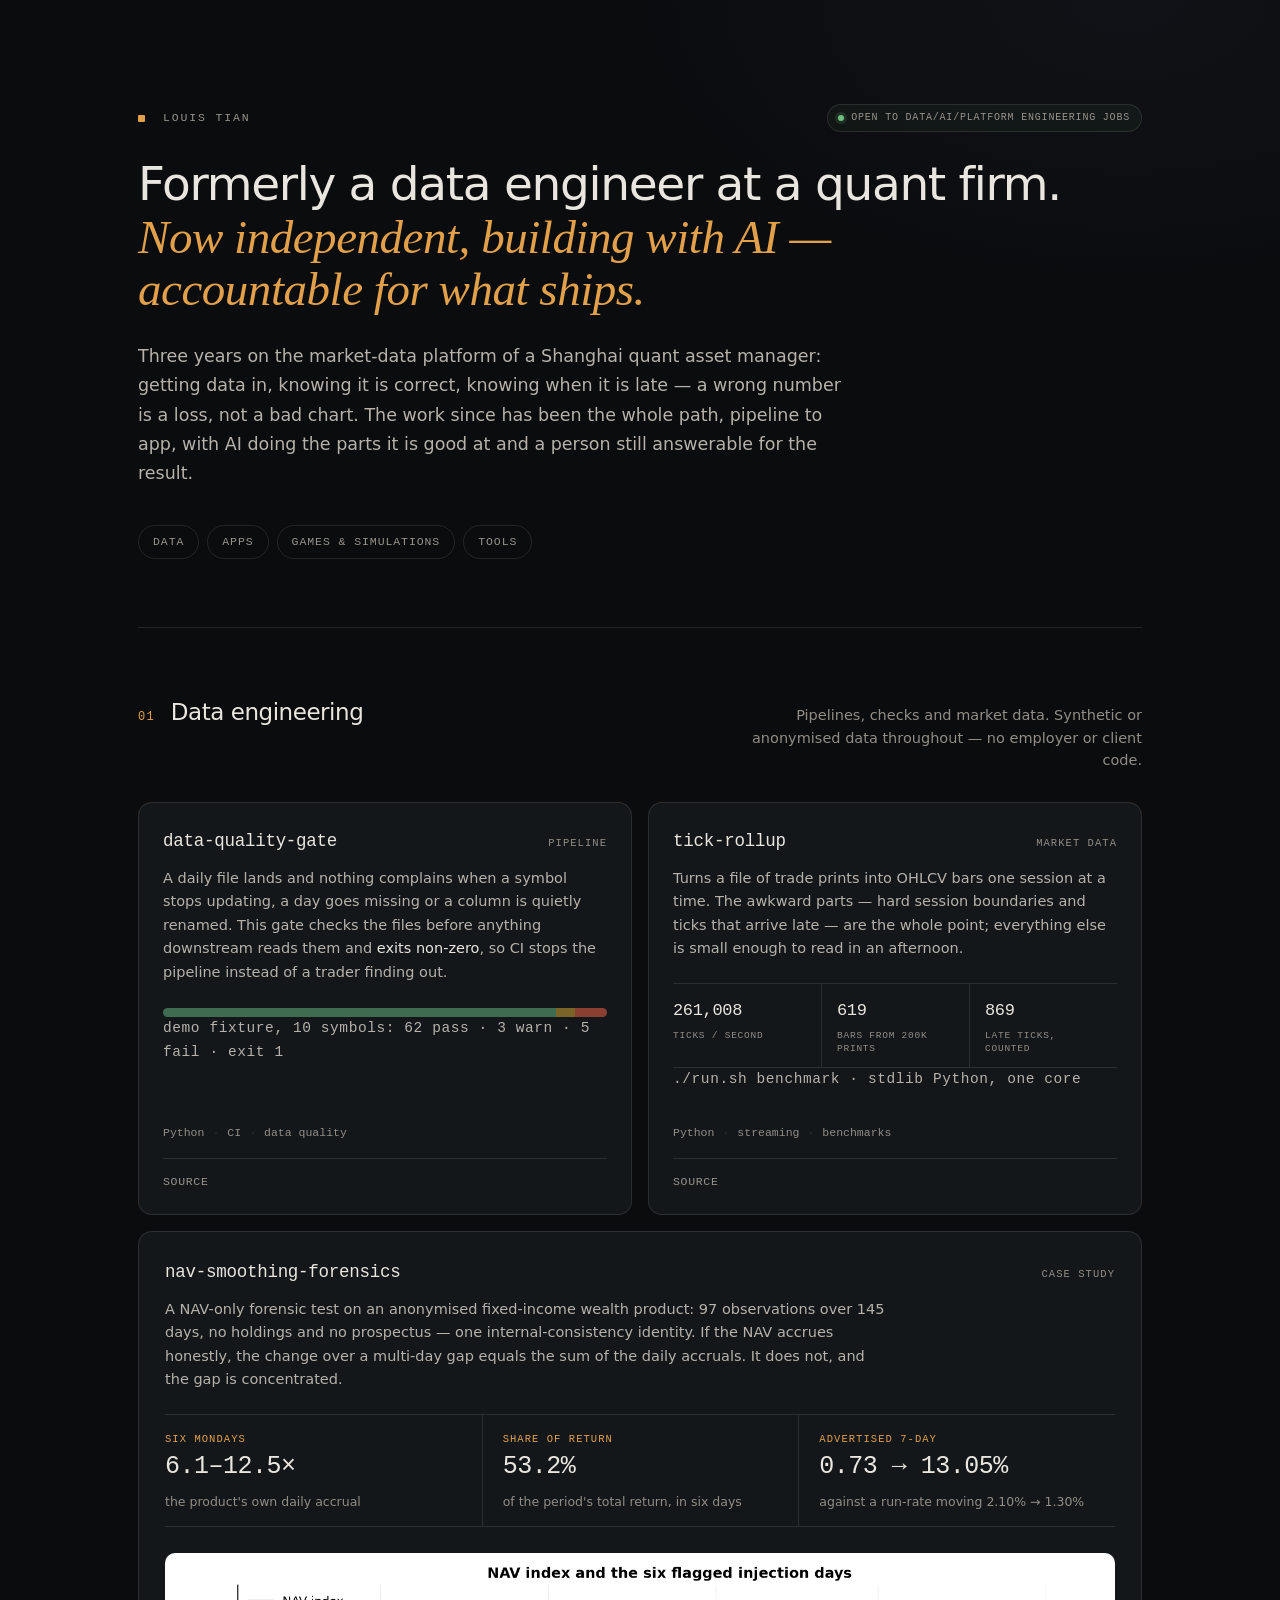
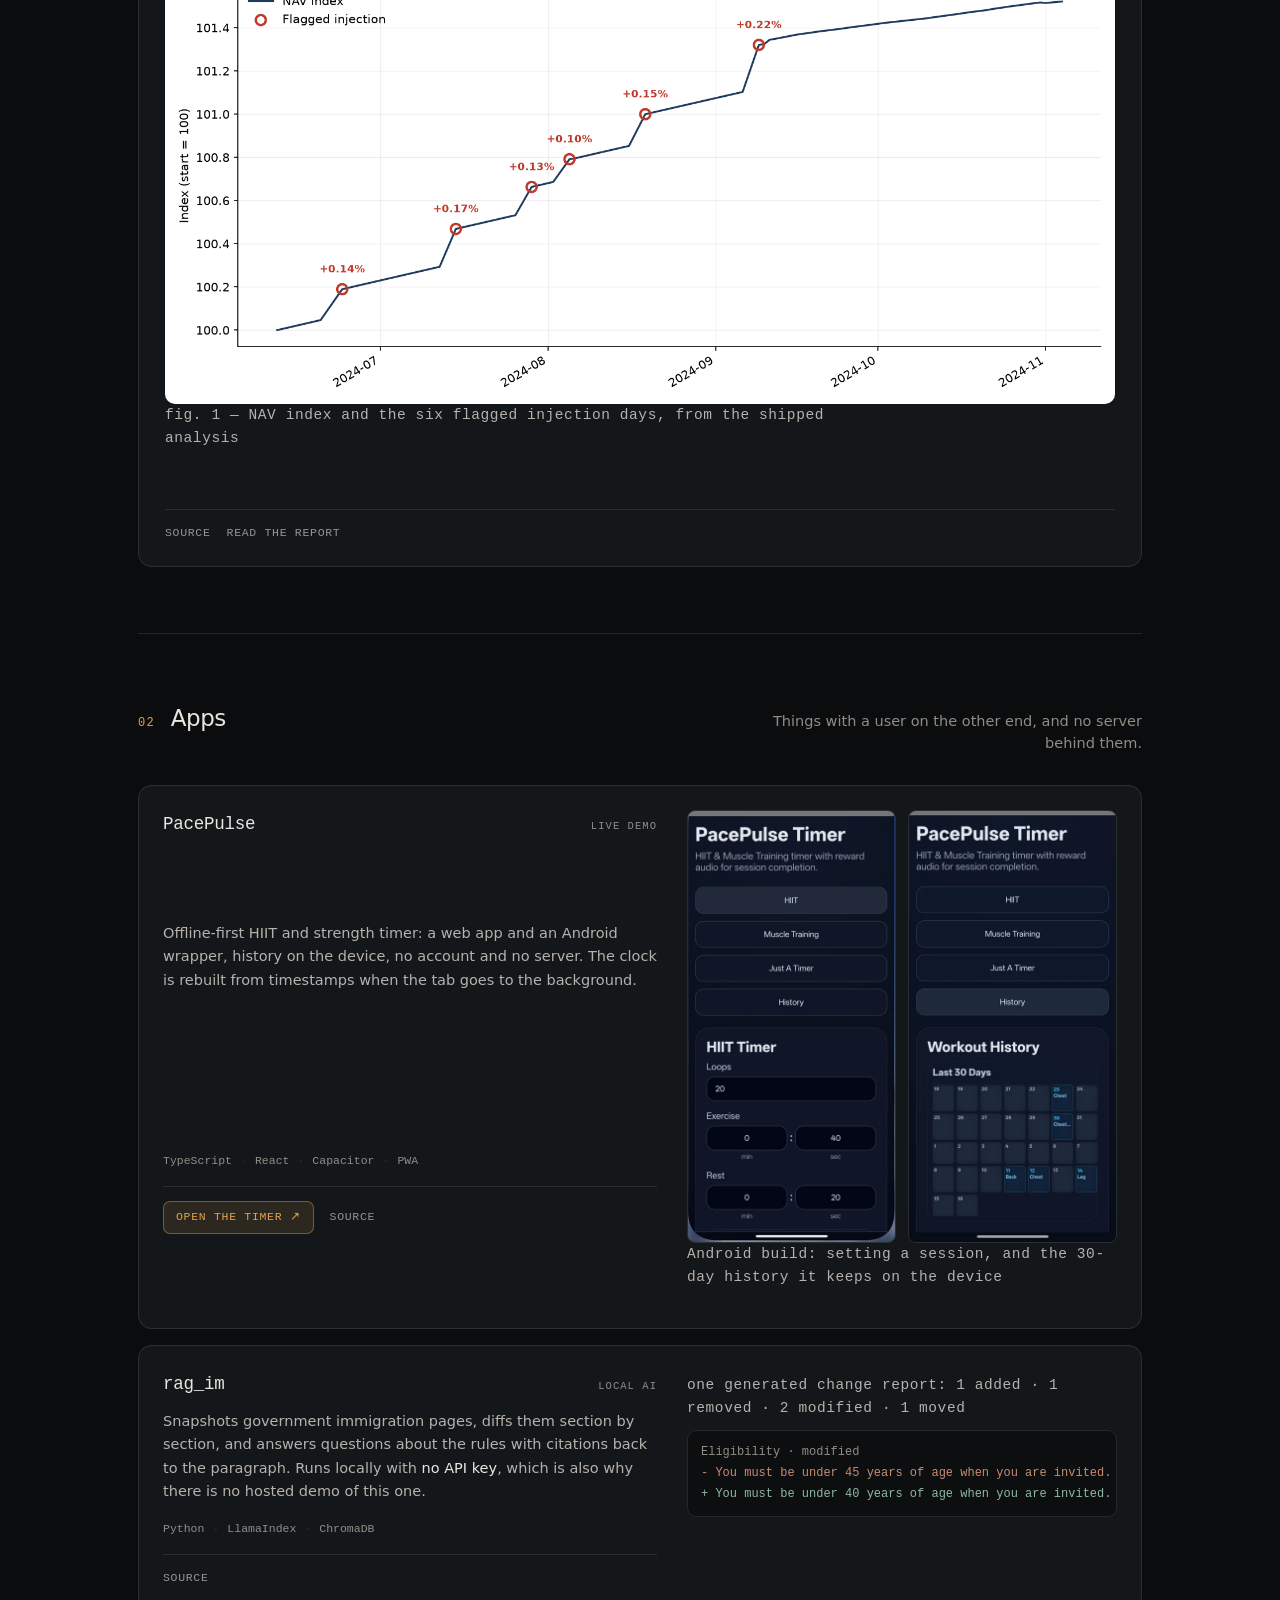
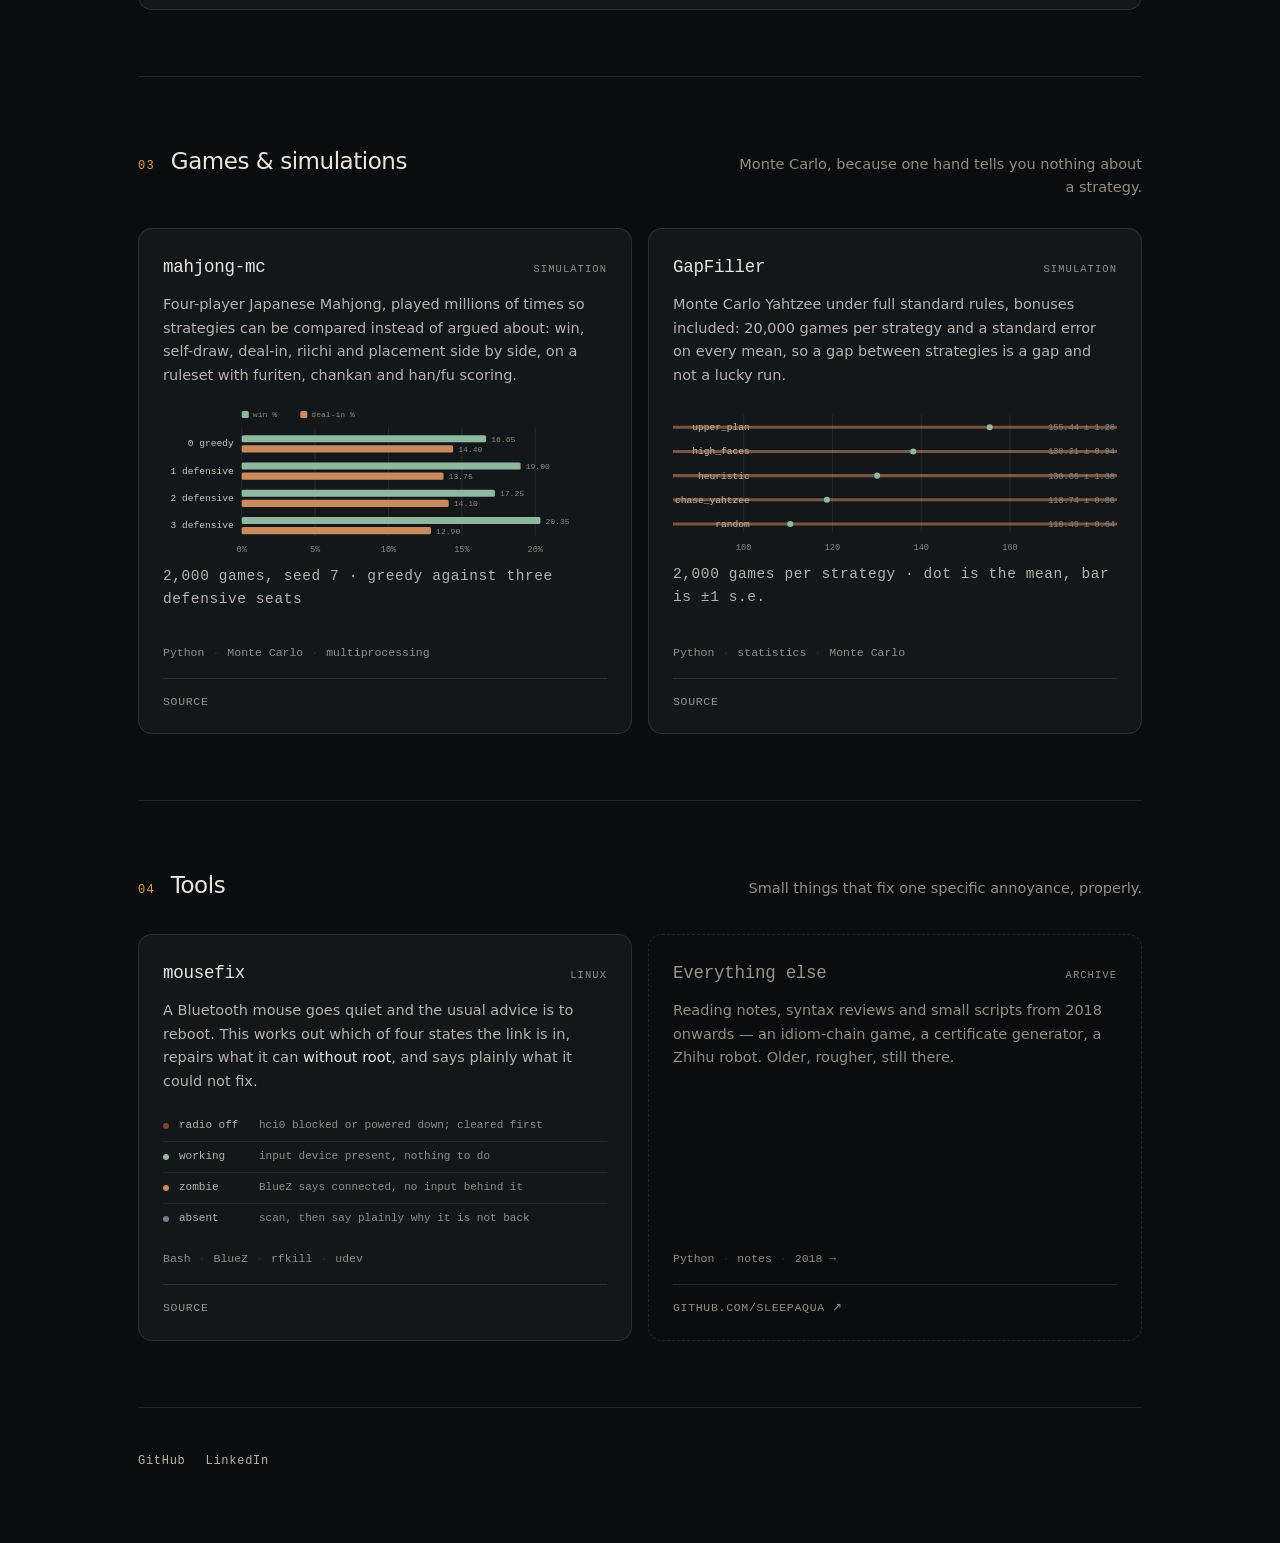
<file: index.html>
<!doctype html>
<html lang="en">
<head>
<meta charset="utf-8">
<meta name="viewport" content="width=device-width, initial-scale=1">
<title>Louis Tian — data engineer, independent developer</title>
<meta name="description" content="Former data engineer at a Shanghai quant asset manager, now an independent developer and consultant: market data, pipeline checks, and AI tooling.">
<meta name="theme-color" content="#0b0c0e">
<meta property="og:title" content="Louis Tian — data engineer, independent developer">
<meta property="og:description" content="Former data engineer at a quant firm, now building data systems and AI tooling independently.">
<meta property="og:type" content="website">
<link rel="icon" href="data:image/svg+xml,%3Csvg xmlns='http://www.w3.org/2000/svg' viewBox='0 0 32 32'%3E%3Crect width='32' height='32' rx='7' fill='%230b0c0e'/%3E%3Cpath d='M9 23V10h3.2v10.2h6.4V23H9z' fill='%23e2a04a'/%3E%3C/svg%3E">
<style>
  :root{
    --bg:#0b0c0e; --panel:#14171a; --panel-hi:#191d21;
    --line:rgba(255,255,255,.1); --line-hi:rgba(226,160,74,.42);
    --ink:#e9e6e0; --body:#b6b2ab; --dim:#97938c; --faint:#918d86;
    --accent:#e2a04a; --accent-soft:rgba(226,160,74,.12);
    --sage:#8fb8a0; --clay:#c98a5e;
    --sans:ui-sans-serif,system-ui,-apple-system,"Segoe UI",Roboto,Helvetica,Arial,sans-serif;
    --mono:ui-monospace,SFMono-Regular,"SF Mono",Menlo,Consolas,"Liberation Mono",monospace;
    --serif:"Iowan Old Style","Palatino Linotype",Palatino,Georgia,serif;
  }
  *{box-sizing:border-box}
  html{scroll-behavior:smooth}
  @media (prefers-reduced-motion:reduce){html{scroll-behavior:auto}*{transition:none!important}}
  body{
    margin:0;background:var(--bg);color:var(--ink);
    font-family:var(--sans);font-size:16px;line-height:1.6;
    -webkit-font-smoothing:antialiased;
    background-image:radial-gradient(900px 420px at 18% -12%,rgba(226,160,74,.07),transparent 70%),
                     radial-gradient(700px 400px at 88% 0%,rgba(120,160,220,.045),transparent 72%);
    background-repeat:no-repeat;
  }
  .wrap{max-width:1060px;margin:0 auto;padding:0 28px}
  a{color:inherit;text-decoration:none}
  a:focus-visible{outline:2px solid var(--accent);outline-offset:3px;border-radius:3px}

  /* ---------- hero ---------- */
  .hero{padding:104px 0 68px;border-bottom:1px solid var(--line)}
  .eyebrow{
    display:flex;align-items:center;flex-wrap:wrap;gap:10px 18px;margin:0 0 26px;
    font-family:var(--mono);font-size:11.5px;letter-spacing:.16em;text-transform:uppercase;color:var(--dim);
  }
  .eyebrow::before{content:"";width:7px;height:7px;background:var(--accent);border-radius:1px;display:block;flex:none}
  .eyebrow .who{flex:none}
  .eyebrow .open{
    margin-left:auto;display:inline-flex;align-items:center;gap:7px;
    font-size:10px;letter-spacing:.08em;color:var(--dim);
    border:1px solid rgba(255,255,255,.1);border-radius:999px;padding:5px 11px 5px 10px;
    background:rgba(111,191,127,.05);
  }
  .eyebrow .open::before{content:"";width:6px;height:6px;border-radius:50%;background:#6fbf7f;box-shadow:0 0 0 3px rgba(111,191,127,.14)}
  @media(max-width:560px){.eyebrow .open{margin-left:0}}
  h1{
    margin:0 0 26px;max-width:36ch;
    font-size:clamp(30px,4.4vw,47px);font-weight:500;line-height:1.12;letter-spacing:-.028em;
  }
  h1 .nb{white-space:nowrap}
  @media(max-width:760px){h1 br.br-d{display:none}}
  h1 em{font-family:var(--serif);font-style:italic;font-weight:400;letter-spacing:-.01em;color:var(--accent)}
  .lede{margin:0;max-width:64ch;font-size:17.5px;line-height:1.68;color:var(--body)}
  .jump{display:flex;flex-wrap:wrap;gap:8px;margin-top:36px}
  .jump a{
    font-family:var(--mono);font-size:11.5px;letter-spacing:.08em;text-transform:uppercase;
    color:var(--dim);border:1px solid var(--line);border-radius:999px;padding:7px 14px;
    transition:color .18s,border-color .18s,background .18s;
  }
  .jump a:hover{color:var(--ink);border-color:var(--line-hi);background:var(--accent-soft)}

  /* ---------- sections ---------- */
  section{padding:66px 0 10px;border-bottom:1px solid var(--line)}
  .sec-head{display:grid;grid-template-columns:1fr auto;gap:24px;align-items:baseline;margin-bottom:30px}
  .sec-title{display:flex;align-items:baseline;gap:16px;min-width:0}
  .num{font-family:var(--mono);font-size:12px;color:var(--accent);letter-spacing:.1em;flex:none}
  h2{margin:0;font-size:23px;font-weight:500;letter-spacing:-.02em}
  .sec-note{margin:0;max-width:44ch;font-size:14.5px;line-height:1.55;color:var(--faint);text-align:right}
  @media(max-width:720px){.sec-head{grid-template-columns:1fr}.sec-note{text-align:left}}

  .grid{display:grid;grid-template-columns:repeat(2,minmax(0,1fr));gap:16px;padding-bottom:56px}
  @media(max-width:760px){.grid{grid-template-columns:1fr}}

  /* ---------- cards ---------- */
  .card{
    position:relative;display:flex;flex-direction:column;min-width:0;
    background:var(--panel);border:1px solid var(--line);border-radius:14px;
    padding:24px 24px 22px;
    transition:background .2s,border-color .2s,transform .2s;
  }
  .card:hover{background:var(--panel-hi);border-color:var(--line-hi);transform:translateY(-2px)}
  .card-top{display:flex;align-items:baseline;justify-content:space-between;gap:12px;margin-bottom:12px}
  .card h3{margin:0;font-size:17.5px;font-weight:500;letter-spacing:-.015em;font-family:var(--mono)}
  .card h3 a::after{content:"";position:absolute;inset:0;border-radius:14px}
  .card .kind{font-family:var(--mono);font-size:10.5px;letter-spacing:.1em;text-transform:uppercase;color:var(--faint);flex:none}
  .card p{margin:0 0 16px;font-size:14.5px;line-height:1.62;color:var(--body)}
  .card p b{color:var(--ink);font-weight:500}
  .stack{margin-top:auto;display:flex;flex-wrap:wrap;gap:6px 0;font-family:var(--mono);font-size:11.5px;color:var(--faint)}
  .stack span::before{content:"·";padding:0 8px;color:var(--line)}
  .stack span:first-child::before{content:"";padding:0}
  .card-links{position:relative;z-index:1;display:flex;align-items:center;gap:16px;margin-top:16px;padding-top:14px;border-top:1px solid var(--line)}
  .card-links a{font-family:var(--mono);font-size:11.5px;letter-spacing:.06em;text-transform:uppercase;color:var(--dim);transition:color .16s,background .16s}
  .card-links a:hover{color:var(--ink)}
  .card-links a.demo{color:var(--accent)}
  .card-links a.demo::after{content:" ↗"}
  .card-links a.btn{
    padding:6px 12px;border:1px solid var(--line-hi);border-radius:7px;background:var(--accent-soft);
  }
  .card-links a.btn:hover{color:#f2bd77;background:rgba(226,160,74,.2)}

  /* ---------- figures ---------- */
  .fig{margin:2px 0 16px;min-width:0}
  .fig img{width:100%;max-width:100%;height:auto;display:block;border:1px solid var(--line);border-radius:10px;background:#fff}
  .fig svg{display:block;width:100%;height:auto}
  .figbody{min-width:0}
  @media(max-width:600px){
    .figbody{overflow-x:auto;scrollbar-width:thin}
    .figbody::-webkit-scrollbar{height:4px}
    .figbody::-webkit-scrollbar-thumb{background:rgba(255,255,255,.3);border-radius:2px}
    .figbody svg,.figbody img{min-width:420px}
    .figbody + .figcap::after{content:" · scroll →";color:var(--dim)}
  }
  .figcap{margin:9px 0 0;font-family:var(--mono);font-size:10.5px;letter-spacing:.04em;color:var(--faint)}
  .figcap.top{margin:0 0 9px}

  /* gate bar */
  .gatebar{display:flex;height:9px;border-radius:5px;overflow:hidden;background:#1c2024;margin:6px 0 0}
  .gatebar i{display:block;height:100%}
  .gatebar .p{background:#3f6b51;flex:62}
  .gatebar .w{background:#7a6428;flex:3}
  .gatebar .f{background:#8b3f31;flex:5}

  /* key/value row */
  .kv{display:grid;grid-template-columns:repeat(3,1fr);border-top:1px solid var(--line);border-bottom:1px solid var(--line);margin:4px 0 0}
  .kv div{padding:13px 12px 12px 0}
  .kv div + div{border-left:1px solid var(--line);padding-left:15px}
  .kv b{display:block;font-family:var(--mono);font-size:17px;font-weight:400;color:var(--ink);letter-spacing:-.02em}
  .kv span{display:block;margin-top:5px;font-family:var(--mono);font-size:9.5px;letter-spacing:.08em;text-transform:uppercase;color:var(--faint);line-height:1.4}

  /* diff */
  .diff{font-family:var(--mono);font-size:12px;line-height:1.75;background:#0c0e10;border:1px solid var(--line);border-radius:9px;padding:11px 13px;overflow-x:auto;min-width:0}
  .diff div{white-space:nowrap}
  .diff .c{color:var(--faint)}
  .diff .m{color:#c98a72}
  .diff .p{color:var(--sage)}

  /* states */
  .states{font-family:var(--mono);font-size:11px;line-height:1.45}
  .states div{display:flex;gap:10px;padding:7px 0;border-top:1px solid rgba(255,255,255,.06)}
  .states div:first-child{border-top:0}
  .states i{width:6px;height:6px;border-radius:50%;margin-top:5px;flex:none}
  .states b{font-weight:400;color:var(--body);min-width:70px;flex:none}
  .states span{color:var(--faint)}

  /* featured case study */
  .card.wide{grid-column:1/-1;padding:26px 26px 24px}
  .card.wide p{max-width:78ch;margin-bottom:22px}
  .stats{display:grid;grid-template-columns:repeat(3,1fr);margin:0 0 24px;border-top:1px solid var(--line);border-bottom:1px solid var(--line)}
  .stats div{padding:16px 18px 15px 0}
  .stats div + div{border-left:1px solid var(--line);padding-left:20px}
  .stats dd{margin:0 0 4px;font-family:var(--mono);font-size:clamp(19px,2.4vw,25px);letter-spacing:-.02em;color:var(--ink)}
  .stats dt{margin:0;font-family:var(--mono);font-size:10.5px;letter-spacing:.1em;text-transform:uppercase;color:var(--accent)}
  .stats small{display:block;margin-top:6px;font-size:12.5px;line-height:1.45;color:var(--faint)}
  @media(max-width:720px){
    .stats{grid-template-columns:1fr}
    .stats div + div{border-left:0;border-top:1px solid var(--line);padding-left:0}
  }
  .card.wide .fig{margin-bottom:20px}

  /* split card */
  .grid.one{grid-template-columns:minmax(0,1fr)}
  .card.split{display:grid;grid-template-columns:minmax(0,1fr) 280px;column-gap:30px;align-items:start}
  .card.split > .card-top,.card.split > p,.card.split > .stack,.card.split > .card-links{grid-column:1}
  .card.split > .fig{grid-column:2;grid-row:1/5;margin:0}
  .card.split > .fig img{background:none;border-radius:8px}
  .shots{display:grid;grid-template-columns:1fr 1fr;gap:12px}
  .shots img{width:100%;height:auto;display:block;border:1px solid var(--line);border-radius:9px}
  .card.split.split-wide,.card.split.wide-diff{grid-template-columns:minmax(0,1fr) 430px}
  .card.split.wide-diff > .fig{margin-top:4px}
  @media(max-width:860px){
    .card.split,.card.split.split-wide,.card.split.wide-diff{display:flex;flex-direction:column}
    .card.split > .fig{max-width:220px;margin:2px 0 16px}
    .card.split.wide-diff > .fig{max-width:none;width:100%}
    .diff{font-size:10px}
  }

  /* ghost card */
  .card.ghost{border-style:dashed;background:transparent}
  .card.ghost:hover{background:rgba(226,160,74,.045);border-color:var(--line-hi);transform:none}
  .card.ghost h3{color:var(--dim);font-family:var(--mono)}
  .card.ghost p{color:var(--faint)}
  .card.ghost .card-links span{font-family:var(--mono);font-size:11.5px;letter-spacing:.06em;text-transform:uppercase;color:var(--faint)}

  /* ---------- footer ---------- */
  footer{padding:44px 0 72px}
  .foot-row{display:flex;flex-wrap:wrap;gap:14px 22px;align-items:baseline;justify-content:space-between}
  .foot-links{display:flex;gap:20px;font-family:var(--mono);font-size:12px;letter-spacing:.06em}
  .foot-links a{color:var(--body);transition:color .16s}
  .foot-links a:hover{color:var(--accent)}
  </style>
</head>
<body>
<div class="wrap">

  <header class="hero">
    <p class="eyebrow"><span class="who">Louis Tian</span><span class="open">Open to data/AI/platform engineering jobs</span></p>
    <h1>Formerly a data engineer at a quant firm.<br class="br-d">
      <em>Now independent, building with AI —<br class="br-d">
      accountable for what ships.</em></h1>
    <p class="lede">
      Three years on the market-data platform of a Shanghai quant asset manager: getting data in,
      knowing it is correct, knowing when it is late — a wrong number is a loss, not a bad chart.
      The work since has been the whole path, pipeline to app, with AI doing the parts it is good at
      and a person still answerable for the result.
    </p>
    <nav class="jump" aria-label="Sections">
      <a href="#data">Data</a>
      <a href="#apps">Apps</a>
      <a href="#games">Games &amp; simulations</a>
      <a href="#tools">Tools</a>
    </nav>
  </header>

  <main>

    <section id="data" aria-labelledby="data-h">
      <div class="sec-head">
        <div class="sec-title"><span class="num">01</span><h2 id="data-h">Data engineering</h2></div>
        <p class="sec-note">Pipelines, checks and market data. Synthetic or anonymised data throughout — no employer or client code.</p>
      </div>
      <div class="grid">

        <article class="card">
          <div class="card-top">
            <h3><a href="https://github.com/SleepAqua/data-quality-gate">data-quality-gate</a></h3>
            <span class="kind">Pipeline</span>
          </div>
          <p>
            A daily file lands and nothing complains when a symbol stops updating, a day goes
            missing or a column is quietly renamed. This gate checks the files before anything
            downstream reads them and <b>exits non-zero</b>, so CI stops the pipeline instead of
            a trader finding out.
          </p>
          <figure class="fig">
            <div class="gatebar" role="img" aria-label="62 checks passed, 3 warnings, 5 failures">
              <i class="p"></i><i class="w"></i><i class="f"></i>
            </div>
            <p class="figcap">demo fixture, 10 symbols: 62 pass · 3 warn · 5 fail · exit 1</p>
          </figure>
          <div class="stack"><span>Python</span><span>CI</span><span>data quality</span></div>
          <div class="card-links"><a href="https://github.com/SleepAqua/data-quality-gate">Source</a></div>
        </article>

        <article class="card">
          <div class="card-top">
            <h3><a href="https://github.com/SleepAqua/tick-rollup">tick-rollup</a></h3>
            <span class="kind">Market data</span>
          </div>
          <p>
            Turns a file of trade prints into OHLCV bars one session at a time. The awkward parts —
            hard session boundaries and ticks that arrive late — are the whole point; everything
            else is small enough to read in an afternoon.
          </p>
          <figure class="fig">
            <div class="kv">
              <div><b>261,008</b><span>ticks / second</span></div>
              <div><b>619</b><span>bars from 200k prints</span></div>
              <div><b>869</b><span>late ticks, counted</span></div>
            </div>
            <p class="figcap">./run.sh benchmark · stdlib Python, one core</p>
          </figure>
          <div class="stack"><span>Python</span><span>streaming</span><span>benchmarks</span></div>
          <div class="card-links"><a href="https://github.com/SleepAqua/tick-rollup">Source</a></div>
        </article>

        <article class="card wide">
          <div class="card-top">
            <h3><a href="https://github.com/SleepAqua/nav-smoothing-forensics">nav-smoothing-forensics</a></h3>
            <span class="kind">Case study</span>
          </div>
          <p>
            A NAV-only forensic test on an anonymised fixed-income wealth product: 97 observations
            over 145 days, no holdings and no prospectus — one internal-consistency identity. If the
            NAV accrues honestly, the change over a multi-day gap equals the sum of the daily
            accruals. It does not, and the gap is concentrated.
          </p>
          <dl class="stats">
            <div>
              <dt>Six Mondays</dt>
              <dd>6.1–12.5×</dd>
              <small>the product's own daily accrual</small>
            </div>
            <div>
              <dt>Share of return</dt>
              <dd>53.2%</dd>
              <small>of the period's total return, in six days</small>
            </div>
            <div>
              <dt>Advertised 7-day</dt>
              <dd>0.73 → 13.05%</dd>
              <small>against a run-rate moving 2.10% → 1.30%</small>
            </div>
          </dl>
          <figure class="fig">
            <div class="figbody"><img src="assets/nav-forensics.png" width="1650" height="780" loading="lazy"
                 alt="Line chart of the NAV index from June to November 2024 with six flagged injection days circled in red"></div>
            <p class="figcap">fig. 1 — NAV index and the six flagged injection days, from the shipped analysis</p>
          </figure>
          <div class="card-links">
            <a href="https://github.com/SleepAqua/nav-smoothing-forensics">Source</a>
            <a href="https://github.com/SleepAqua/nav-smoothing-forensics/blob/main/REPORT.md">Read the report</a>
          </div>
        </article>

      </div>
    </section>

    <section id="apps" aria-labelledby="apps-h">
      <div class="sec-head">
        <div class="sec-title"><span class="num">02</span><h2 id="apps-h">Apps</h2></div>
        <p class="sec-note">Things with a user on the other end, and no server behind them.</p>
      </div>
      <div class="grid one">

        <article class="card split split-wide">
          <div class="card-top">
            <h3><a href="https://github.com/SleepAqua/PacePulse">PacePulse</a></h3>
            <span class="kind">Live demo</span>
          </div>
          <p>
            Offline-first HIIT and strength timer: a web app and an Android wrapper, history on the
            device, no account and no server. The clock is rebuilt from timestamps when the tab
            goes to the background.
          </p>
          <figure class="fig">
            <div class="shots">
              <img src="assets/pacepulse-setup.webp" width="418" height="870" loading="lazy"
                   alt="PacePulse on Android: title screen with mode tabs and the HIIT loop, exercise and rest settings">
              <img src="assets/pacepulse-history.webp" width="418" height="870" loading="lazy"
                   alt="PacePulse workout history: a 30-day grid with completed chest, back and leg sessions">
            </div>
            <p class="figcap">Android build: setting a session, and the 30-day history it keeps on the device</p>
          </figure>
          <div class="stack"><span>TypeScript</span><span>React</span><span>Capacitor</span><span>PWA</span></div>
          <div class="card-links">
            <a class="btn demo" href="demos/pacepulse/">Open the timer</a>
            <a href="https://github.com/SleepAqua/PacePulse">Source</a>
          </div>
        </article>

        <article class="card split wide-diff">
          <div class="card-top">
            <h3><a href="https://github.com/SleepAqua/rag_im">rag_im</a></h3>
            <span class="kind">Local AI</span>
          </div>
          <p>
            Snapshots government immigration pages, diffs them section by section, and answers
            questions about the rules with citations back to the paragraph. Runs locally with
            <b>no API key</b>, which is also why there is no hosted demo of this one.
          </p>
          <figure class="fig">
            <p class="figcap top">one generated change report: 1 added · 1 removed · 2 modified · 1 moved</p>
            <div class="diff">
              <div class="c">Eligibility · modified</div>
              <div class="m">- You must be under 45 years of age when you are invited.</div>
              <div class="p">+ You must be under 40 years of age when you are invited.</div>
            </div>
          </figure>
          <div class="stack"><span>Python</span><span>LlamaIndex</span><span>ChromaDB</span></div>
          <div class="card-links"><a href="https://github.com/SleepAqua/rag_im">Source</a></div>
        </article>

      </div>
    </section>

    <section id="games" aria-labelledby="games-h">
      <div class="sec-head">
        <div class="sec-title"><span class="num">03</span><h2 id="games-h">Games &amp; simulations</h2></div>
        <p class="sec-note">Monte Carlo, because one hand tells you nothing about a strategy.</p>
      </div>
      <div class="grid">

        <article class="card">
          <div class="card-top">
            <h3><a href="https://github.com/SleepAqua/mahjong-mc">mahjong-mc</a></h3>
            <span class="kind">Simulation</span>
          </div>
          <p>
            Four-player Japanese Mahjong, played millions of times so strategies can be compared
            instead of argued about: win, self-draw, deal-in, riichi and placement side by side, on
            a ruleset with furiten, chankan and han/fu scoring.
          </p>
          <figure class="fig">
            <div class="figbody"><svg viewBox="0 0 440 158" role="img" aria-label="Win rate and deal-in rate by policy, 2,000 games">
<rect x="78" y="6" width="7" height="7" rx="1.5" fill="#8fb8a0"/>
<text x="89" y="12" fill="#8a867f" font-size="8" font-family="ui-monospace,monospace">win %</text>
<rect x="136" y="6" width="7" height="7" rx="1.5" fill="#c98a5e"/>
<text x="147" y="12" fill="#8a867f" font-size="8" font-family="ui-monospace,monospace">deal-in %</text>
<line x1="78.0" y1="22" x2="78.0" y2="130" stroke="rgba(255,255,255,0.08)"/>
<text x="78.0" y="146" fill="#8a867f" font-size="8.5" font-family="ui-monospace,monospace" text-anchor="middle">0%</text>
<line x1="150.7" y1="22" x2="150.7" y2="130" stroke="rgba(255,255,255,0.08)"/>
<text x="150.7" y="146" fill="#8a867f" font-size="8.5" font-family="ui-monospace,monospace" text-anchor="middle">5%</text>
<line x1="223.5" y1="22" x2="223.5" y2="130" stroke="rgba(255,255,255,0.08)"/>
<text x="223.5" y="146" fill="#8a867f" font-size="8.5" font-family="ui-monospace,monospace" text-anchor="middle">10%</text>
<line x1="296.2" y1="22" x2="296.2" y2="130" stroke="rgba(255,255,255,0.08)"/>
<text x="296.2" y="146" fill="#8a867f" font-size="8.5" font-family="ui-monospace,monospace" text-anchor="middle">15%</text>
<line x1="368.9" y1="22" x2="368.9" y2="130" stroke="rgba(255,255,255,0.08)"/>
<text x="368.9" y="146" fill="#8a867f" font-size="8.5" font-family="ui-monospace,monospace" text-anchor="middle">20%</text>
<text x="70" y="41" fill="#c9c5be" font-size="9.5" font-family="ui-monospace,monospace" text-anchor="end">0 greedy</text>
<rect x="78" y="30" width="242.2" height="7" rx="1.5" fill="#8fb8a0"/>
<text x="325.2" y="36.5" fill="#8a867f" font-size="8" font-family="ui-monospace,monospace">16.65</text>
<rect x="78" y="40" width="209.5" height="7" rx="1.5" fill="#c98a5e"/>
<text x="292.5" y="46.5" fill="#8a867f" font-size="8" font-family="ui-monospace,monospace">14.40</text>
<text x="70" y="68" fill="#c9c5be" font-size="9.5" font-family="ui-monospace,monospace" text-anchor="end">1 defensive</text>
<rect x="78" y="57" width="276.4" height="7" rx="1.5" fill="#8fb8a0"/>
<text x="359.4" y="63.5" fill="#8a867f" font-size="8" font-family="ui-monospace,monospace">19.00</text>
<rect x="78" y="67" width="200.0" height="7" rx="1.5" fill="#c98a5e"/>
<text x="283.0" y="73.5" fill="#8a867f" font-size="8" font-family="ui-monospace,monospace">13.75</text>
<text x="70" y="95" fill="#c9c5be" font-size="9.5" font-family="ui-monospace,monospace" text-anchor="end">2 defensive</text>
<rect x="78" y="84" width="250.9" height="7" rx="1.5" fill="#8fb8a0"/>
<text x="333.9" y="90.5" fill="#8a867f" font-size="8" font-family="ui-monospace,monospace">17.25</text>
<rect x="78" y="94" width="205.1" height="7" rx="1.5" fill="#c98a5e"/>
<text x="288.1" y="100.5" fill="#8a867f" font-size="8" font-family="ui-monospace,monospace">14.10</text>
<text x="70" y="122" fill="#c9c5be" font-size="9.5" font-family="ui-monospace,monospace" text-anchor="end">3 defensive</text>
<rect x="78" y="111" width="296.0" height="7" rx="1.5" fill="#8fb8a0"/>
<text x="379.0" y="117.5" fill="#8a867f" font-size="8" font-family="ui-monospace,monospace">20.35</text>
<rect x="78" y="121" width="187.6" height="7" rx="1.5" fill="#c98a5e"/>
<text x="270.6" y="127.5" fill="#8a867f" font-size="8" font-family="ui-monospace,monospace">12.90</text>
</svg></div>
            <p class="figcap">2,000 games, seed 7 · greedy against three defensive seats</p>
          </figure>
          <div class="stack"><span>Python</span><span>Monte Carlo</span><span>multiprocessing</span></div>
          <div class="card-links"><a href="https://github.com/SleepAqua/mahjong-mc">Source</a></div>
        </article>

        <article class="card">
          <div class="card-top">
            <h3><a href="https://github.com/SleepAqua/GapFiller">GapFiller</a></h3>
            <span class="kind">Simulation</span>
          </div>
          <p>
            Monte Carlo Yahtzee under full standard rules, bonuses included: 20,000 games per
            strategy and a standard error on every mean, so a gap between strategies is a gap and
            not a lucky run.
          </p>
          <figure class="fig">
            <div class="figbody"><svg viewBox="0 0 440 156" role="img" aria-label="Mean score with one standard error, 2,000 games per strategy">
<line x1="70.0" y1="10" x2="70.0" y2="126" stroke="rgba(255,255,255,0.08)"/>
<text x="70.0" y="144" fill="#8a867f" font-size="8.5" font-family="ui-monospace,monospace" text-anchor="middle">100</text>
<line x1="158.0" y1="10" x2="158.0" y2="126" stroke="rgba(255,255,255,0.08)"/>
<text x="158.0" y="144" fill="#8a867f" font-size="8.5" font-family="ui-monospace,monospace" text-anchor="middle">120</text>
<line x1="246.0" y1="10" x2="246.0" y2="126" stroke="rgba(255,255,255,0.08)"/>
<text x="246.0" y="144" fill="#8a867f" font-size="8.5" font-family="ui-monospace,monospace" text-anchor="middle">140</text>
<line x1="334.0" y1="10" x2="334.0" y2="126" stroke="rgba(255,255,255,0.08)"/>
<text x="334.0" y="144" fill="#8a867f" font-size="8.5" font-family="ui-monospace,monospace" text-anchor="middle">160</text>
<text x="76" y="25" fill="#c9c5be" font-size="9.5" font-family="ui-monospace,monospace" text-anchor="end">upper_plan</text>
<line x1="748.3" y1="22" x2="-120.4" y2="22" stroke="#c98a5e" stroke-width="3" opacity="0.55"/>
<circle cx="313.9" cy="22" r="3" fill="#8fb8a0"/>
<text x="438" y="25" fill="#8a867f" font-size="8.5" font-family="ui-monospace,monospace" text-anchor="end">155.44 ± 1.28</text>
<text x="76" y="49" fill="#c9c5be" font-size="9.5" font-family="ui-monospace,monospace" text-anchor="end">high_faces</text>
<line x1="674.0" y1="46" x2="-197.7" y2="46" stroke="#c98a5e" stroke-width="3" opacity="0.55"/>
<circle cx="238.1" cy="46" r="3" fill="#8fb8a0"/>
<text x="438" y="49" fill="#8a867f" font-size="8.5" font-family="ui-monospace,monospace" text-anchor="end">138.21 ± 0.94</text>
<text x="76" y="73" fill="#c9c5be" font-size="9.5" font-family="ui-monospace,monospace" text-anchor="end">heuristic</text>
<line x1="636.2" y1="70" x2="-231.7" y2="70" stroke="#c98a5e" stroke-width="3" opacity="0.55"/>
<circle cx="202.3" cy="70" r="3" fill="#8fb8a0"/>
<text x="438" y="73" fill="#8a867f" font-size="8.5" font-family="ui-monospace,monospace" text-anchor="end">130.06 ± 1.38</text>
<text x="76" y="97" fill="#c9c5be" font-size="9.5" font-family="ui-monospace,monospace" text-anchor="end">chase_yahtzee</text>
<line x1="588.7" y1="94" x2="-283.8" y2="94" stroke="#c98a5e" stroke-width="3" opacity="0.55"/>
<circle cx="152.5" cy="94" r="3" fill="#8fb8a0"/>
<text x="438" y="97" fill="#8a867f" font-size="8.5" font-family="ui-monospace,monospace" text-anchor="end">118.74 ± 0.86</text>
<text x="76" y="121" fill="#c9c5be" font-size="9.5" font-family="ui-monospace,monospace" text-anchor="end">random</text>
<line x1="553.3" y1="118" x2="-321.0" y2="118" stroke="#c98a5e" stroke-width="3" opacity="0.55"/>
<circle cx="116.2" cy="118" r="3" fill="#8fb8a0"/>
<text x="438" y="121" fill="#8a867f" font-size="8.5" font-family="ui-monospace,monospace" text-anchor="end">110.49 ± 0.64</text>
</svg></div>
            <p class="figcap">2,000 games per strategy · dot is the mean, bar is ±1 s.e.</p>
          </figure>
          <div class="stack"><span>Python</span><span>statistics</span><span>Monte Carlo</span></div>
          <div class="card-links"><a href="https://github.com/SleepAqua/GapFiller">Source</a></div>
        </article>

      </div>
    </section>

    <section id="tools" aria-labelledby="tools-h">
      <div class="sec-head">
        <div class="sec-title"><span class="num">04</span><h2 id="tools-h">Tools</h2></div>
        <p class="sec-note">Small things that fix one specific annoyance, properly.</p>
      </div>
      <div class="grid">

        <article class="card">
          <div class="card-top">
            <h3><a href="https://github.com/SleepAqua/mousefix">mousefix</a></h3>
            <span class="kind">Linux</span>
          </div>
          <p>
            A Bluetooth mouse goes quiet and the usual advice is to reboot. This works out which of
            four states the link is in, repairs what it can <b>without root</b>, and says plainly
            what it could not fix.
          </p>
          <figure class="fig">
            <div class="states">
              <div><i style="background:#8b3f31"></i><b>radio off</b><span>hci0 blocked or powered down; cleared first</span></div>
              <div><i style="background:var(--sage)"></i><b>working</b><span>input device present, nothing to do</span></div>
              <div><i style="background:var(--clay)"></i><b>zombie</b><span>BlueZ says connected, no input behind it</span></div>
              <div><i style="background:#6f7f8b"></i><b>absent</b><span>scan, then say plainly why it is not back</span></div>
            </div>
          </figure>
          <div class="stack"><span>Bash</span><span>BlueZ</span><span>rfkill</span><span>udev</span></div>
          <div class="card-links"><a href="https://github.com/SleepAqua/mousefix">Source</a></div>
        </article>

        <a class="card ghost" href="https://github.com/SleepAqua?tab=repositories">
          <div class="card-top">
            <h3>Everything else</h3>
            <span class="kind">Archive</span>
          </div>
          <p>
            Reading notes, syntax reviews and small scripts from 2018 onwards — an idiom-chain
            game, a certificate generator, a Zhihu robot. Older, rougher, still there.
          </p>
          <div class="stack"><span>Python</span><span>notes</span><span>2018 →</span></div>
          <div class="card-links"><span>github.com/SleepAqua ↗</span></div>
        </a>

      </div>
    </section>

  </main>

  <footer>
    <div class="foot-row">
      <div class="foot-links">
        <a href="https://github.com/SleepAqua">GitHub</a>
        <a href="https://linkedin.com/in/xiaxu-tian">LinkedIn</a>
      </div>
    </div>
  </footer>

</div>
</body>
</html>
</file>
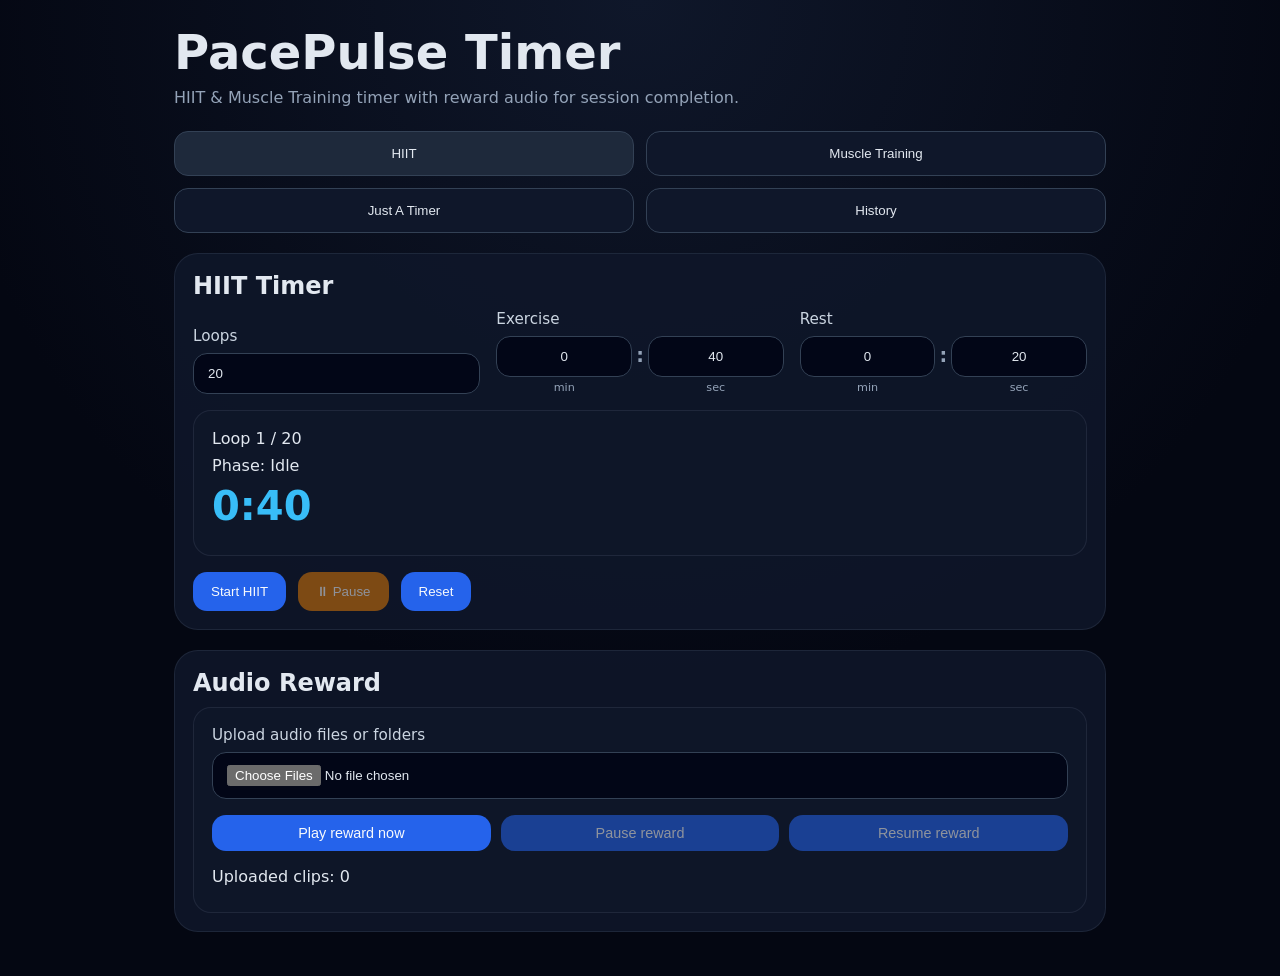
<file: demos/pacepulse/index.html>
<!DOCTYPE html>
<html lang="en">
  <head>
    <meta charset="UTF-8" />
    <meta name="viewport" content="width=device-width, initial-scale=1.0" />
    <link rel="manifest" href="manifest.webmanifest" />
    <meta name="theme-color" content="#0f172a" />
    <title>PacePulse Timer</title>
    <script type="module" crossorigin src="assets/index-64309f31.js"></script>
    <link rel="stylesheet" href="assets/index-b6c52edf.css">
  </head>
  <body>
    <div id="root"></div>
    
  </body>
</html>
</file>
<file: demos/pacepulse/assets/index-b6c52edf.css>
:root{color-scheme:dark;font-family:Inter,system-ui,-apple-system,BlinkMacSystemFont,Segoe UI,sans-serif;background:#020617;color:#e2e8f0}*{box-sizing:border-box}body,html,#root{margin:0;min-height:100%}body{background:radial-gradient(circle at top,#0f172a 0%,#040712 60%)}.app-shell{max-width:980px;margin:0 auto;padding:24px}header{margin-bottom:24px}.notification-bar{background:rgba(37,99,235,.12);border:1px solid rgba(59,130,246,.18);color:#bfdbfe;padding:8px 12px;border-radius:12px;margin-bottom:12px;font-weight:600}header h1{margin:0 0 8px;font-size:clamp(2rem,4vw,3rem)}header p{margin:0;color:#94a3b8}.mode-switcher{display:grid;grid-template-columns:repeat(2,minmax(0,1fr));gap:12px;margin-bottom:20px}.mode-switcher button{border:1px solid #334155;background:#0f172a;color:#e2e8f0;padding:14px;border-radius:14px;cursor:pointer;transition:background .18s ease,transform .18s ease}.mode-switcher button.active,.mode-switcher button:hover{background:#1e293b}.panel{background:rgba(15,23,42,.9);border:1px solid rgba(148,163,184,.12);border-radius:24px;padding:18px;margin-bottom:20px}.panel-header h2{margin:0 0 10px}.panel-body{display:grid;gap:16px}.field-row{display:grid;grid-template-columns:repeat(auto-fit,minmax(140px,1fr));gap:16px;align-items:end}.field-row.vertical{grid-template-columns:1fr}label{display:grid;gap:8px;color:#cbd5e1;font-size:.95rem}input[type=number],input[type=file],select{width:100%;border-radius:14px;border:1px solid #334155;background:#020617;color:#e2e8f0;padding:12px 14px}.audio-hint{margin:0;color:#94a3b8;font-size:.92rem}input[type=number]::-webkit-inner-spin-button,input[type=number]::-webkit-outer-spin-button{-webkit-appearance:none}.control-row{display:flex;flex-wrap:wrap;gap:12px}button{border:none;border-radius:14px;padding:12px 18px;color:#f8fafc;background:#2563eb;cursor:pointer;transition:transform .15s ease,background .15s ease}button:hover{transform:translateY(-1px);background:#1d4ed8}button:disabled{opacity:.55;cursor:not-allowed;transform:none}.pause-button{background:#d97706}.pause-button:hover{background:#b45309}.status-card,.history-card,.audio-panel .panel-body{border:1px solid rgba(148,163,184,.12);background:rgba(15,23,42,.8);border-radius:18px;padding:18px}.status-card p,.history-card p,.audio-panel p{margin:0 0 8px}.timer-display{font-size:2.5rem;margin:12px 0 0;color:#38bdf8;font-weight:700}.audio-list{list-style:none;margin:0;padding:0;display:grid;gap:10px}.audio-list li{display:flex;justify-content:space-between;align-items:center;gap:12px;padding:10px 12px;background:rgba(30,41,59,.9);border-radius:12px}.audio-list button{background:#475569}.complete-banner{padding:14px;border-radius:16px;background:rgba(59,130,246,.15);color:#bfdbfe}.inline-inputs-container{display:flex;flex-direction:column}.inline-inputs{display:flex;align-items:center;gap:4px}.input-with-label{display:flex;flex-direction:column;flex:1;min-width:0}.unit-label{font-size:.7rem;color:#94a3b8;text-align:center;margin-top:4px}.separator{font-size:1.2rem;font-weight:600;color:#94a3b8;padding-bottom:20px}.inline-inputs input{width:100%;text-align:center}.audio-control-row{display:flex;flex-wrap:wrap;gap:10px;grid-template-columns:1fr}.audio-control-row button{flex:1;min-width:120px;font-size:.9rem;padding:10px 14px}.history-panel{display:grid;gap:20px}.calendar-section{background:rgba(15,23,42,.4);padding:8px;border-radius:18px;border:1px solid rgba(148,163,184,.1);overflow-x:auto}.calendar-section h3{margin:0 0 12px;font-size:1rem;color:#cbd5e1}.calendar-grid{display:grid;grid-template-columns:repeat(7,minmax(36px,1fr));gap:4px;width:100%;min-width:240px}.calendar-day{min-height:36px;background:#1e293b;border-radius:4px;padding:2px;display:flex;flex-direction:column;position:relative;font-size:.5rem;box-shadow:inset 0 0 10px #0003}.calendar-day.has-data{background:rgba(56,189,248,.08);border:1px solid rgba(56,189,248,.22);min-height:44px}.day-num{font-weight:700;color:#94a3b8;margin-bottom:2px}.has-data .day-num{color:#38bdf8}.day-info{display:flex;flex-direction:column;gap:2px;line-height:1}.day-types{color:#7dd3fc;font-weight:600;display:block;overflow:hidden;text-overflow:ellipsis;white-space:nowrap}.day-mins{color:#cbd5e1;font-weight:700}.date-picker{width:100%;padding:12px 14px;border-radius:14px;border:1px solid #334155;background:#020617;color:#e2e8f0;font-size:1rem;cursor:pointer}.date-picker:hover{border-color:#475569}.calendar-header{margin:0}.calendar-header h3{margin:0;color:#cbd5e1;font-size:1.1rem}.no-data{text-align:center;color:#94a3b8;padding:24px}.history-list{display:grid;gap:12px}.history-item{display:flex;gap:16px;padding:14px;background:rgba(30,41,59,.8);border-radius:14px;border:1px solid rgba(148,163,184,.12);position:relative}.delete-btn{background:rgba(239,68,68,.1);color:#ef4444;padding:4px 8px;border-radius:8px;font-size:.8rem;height:fit-content;border:1px solid rgba(239,68,68,.2)}.delete-btn:hover{background:#ef4444;color:#fff}.history-mode{font-weight:700;color:#38bdf8;min-width:120px;display:flex;flex-direction:column;align-items:flex-start;gap:4px}.history-tag{font-size:.75rem;background:rgba(56,189,248,.15);padding:2px 8px;border-radius:8px;color:#7dd3fc}.history-details{flex:1;display:grid;gap:6px}.history-details p{margin:0;color:#cbd5e1;font-size:.95rem}.history-stats{margin-top:10px;padding-top:20px;border-top:1px solid rgba(148,163,184,.12)}.history-stats h3{margin:0 0 16px;color:#cbd5e1;font-size:1.05rem}.stats-grid{display:grid;grid-template-columns:repeat(auto-fit,minmax(150px,1fr));gap:12px}.stat-card{padding:14px;background:rgba(15,23,42,.8);border-radius:12px;border:1px solid rgba(148,163,184,.12);text-align:center}.stat-label{margin:0 0 8px;color:#94a3b8;font-size:.9rem}.stat-value{margin:0;color:#38bdf8;font-size:1.8rem;font-weight:700}@media (max-width: 720px){.app-shell{padding:12px}.mode-switcher,.field-row,.control-row{grid-template-columns:1fr}}
</file>
